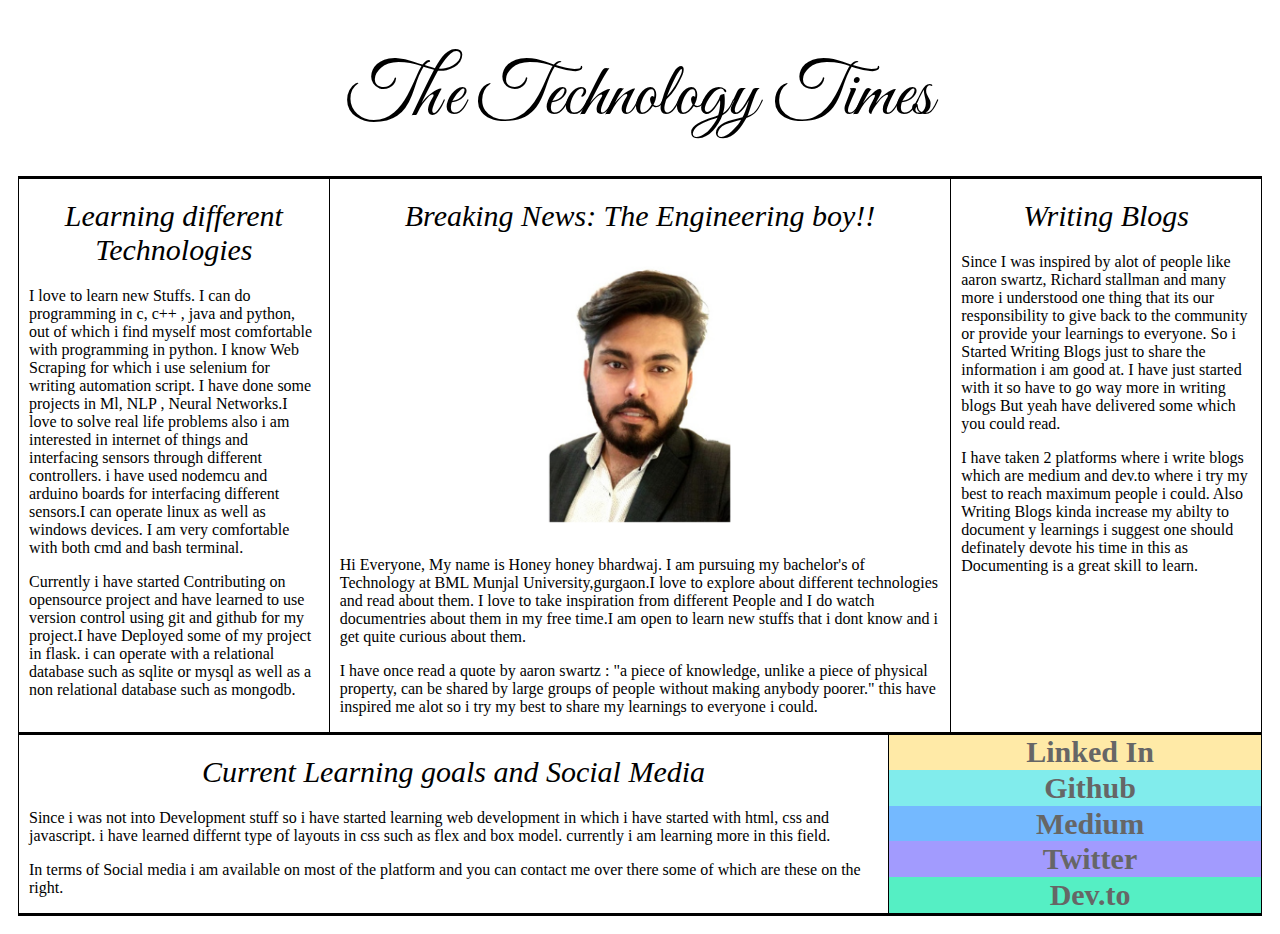
<file: the-news-page/index.html>
<!DOCTYPE html>
<html lang="en">
<head>
    <meta charset="UTF-8">
    <meta http-equiv="X-UA-Compatible" content="IE=edge">
    <meta name="viewport" content="width=device-width, initial-scale=1.0">
    <title>The Technology Times</title>
    <link rel="preconnect" href="https://fonts.gstatic.com">
    <link href="https://fonts.googleapis.com/css2?family=Great+Vibes&display=swap" rel="stylesheet">
    <link rel="stylesheet" href="./css/index.css">
</head>
<body>
<header >
    <h1 class="main-heading">The Technology Times</h1>
</header>
<section class="row">
    <article class="left">
        <h1 class="story-title">Learning different Technologies</h1>
        <p class="story-text">I love to learn new Stuffs. I can do programming in c, c++ , java and python, out of which i find myself most comfortable with programming in python. I know Web Scraping for which i use selenium for writing automation script. I have done some projects in Ml, NLP , Neural Networks.I love to solve real life problems also i am interested in internet of things and interfacing sensors through different controllers. i have used nodemcu and arduino boards for interfacing different sensors.I can operate linux as well as windows devices. I am very comfortable with both cmd and bash terminal. </p>
        <p class="story-text">Currently i have started Contributing on opensource project and have learned to use version control using git and github for my project.I have Deployed some of my project in flask. i can operate with a relational database such as sqlite or mysql as well as a non relational database such as mongodb.</p>
    </article>
    <article class="center">
        <h1 class="story-title">Breaking News: The Engineering boy!!</h1>
        <img src="web_pic.png" alt="image" class="story-img">
        <p class="story-text">Hi Everyone, My name is Honey honey bhardwaj. I am pursuing my bachelor's of Technology at BML Munjal University,gurgaon.I love to explore about different technologies and read about them. I love to take inspiration from different People and I do watch documentries about them in my free time.I am open to learn new stuffs that i dont know and i get quite curious about them.</p>
        <p class="story-text">I have once read a quote by aaron swartz : "a piece of knowledge, unlike a piece of physical property, can be shared by large groups of people without making anybody poorer." this have inspired me alot so i try my best to share my learnings to everyone i could. </p>
    </article>
    <article class="right">
        <h1 class="story-title">Writing Blogs</h1>
        <p class="story-text">Since I was inspired by alot of people like aaron swartz, Richard stallman and many more i understood one thing that its our responsibility to give back to the community or provide your learnings to everyone. So i Started Writing Blogs just to share the information i am good at. I have just started with it so have to go way more in writing blogs But yeah have delivered some which you could read.</p>
        <p class="story-text">I have taken 2 platforms where i write blogs which are medium and dev.to where i try my best to reach maximum people i could. Also Writing Blogs kinda increase my abilty to document y learnings i suggest one should definately devote his time in this as Documenting is a great skill to learn.</p>
    </article>
</section>
<section class="row">
    <article class="left2">
        <h1 class="story-title">Current Learning goals and Social Media</h1>
        <p class="story-text">Since i was not into Development stuff so i have started learning web development in which i have started with html, css and javascript. i have learned differnt type of layouts in css such as flex and box model. currently i am learning more in this field.</p>
        <p class="story-text">In terms of Social media i am available on most of the platform and you can contact me over there some of which are these on the right. </p>
    </article>
    <ul class="nav-list">
        <li class="item i1"><a href="https://www.linkedin.com/in/honeybhardwaj/">Linked In</a></li>
        <li class="item i2"><a href="https://github.com/honeybhardwaj/">Github</a></li>
        <li class="item i4"><a href="https://honneybhardwaj.medium.com/">Medium</a></li>
        <li class="item i5"><a href="https://twitter.com/honney_bhardwaj">Twitter</a></li>
        <li class="item i3"><a href="https://dev.to/honeybhardwaj">Dev.to</a></li>
        
    </ul>
</section>
</body>
</html>
</file>
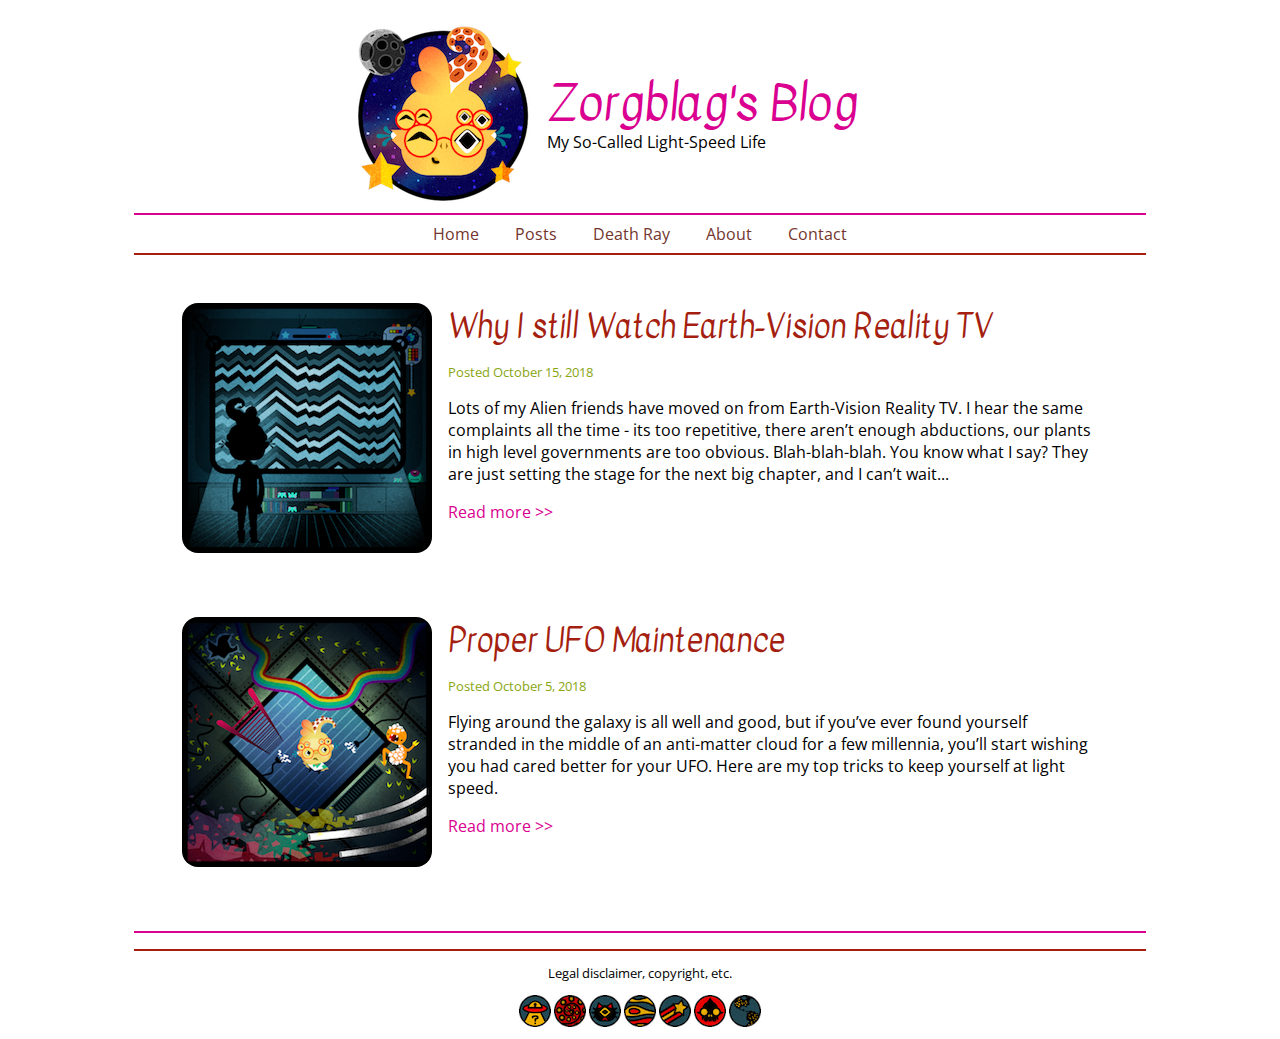
<file: blog-begin/blog.html>
<!DOCTYPE html>
<html lang="en">
<head>
	<meta charset="UTF-8">
	<title>Alien Blog</title>
	 <link href="https://fonts.googleapis.com/css?family=Kavivanar|Open+Sans" rel="stylesheet"> 
	 <link href="css/styles.css" rel="stylesheet">
</head>
<body>
	<div class="wrapper">
		<header>
			<div class="leftheader">
				<a href="/"><img src="img/logo.png" alt="Zorgblag's Blog. Click for home. "></a>
			</div>
			<div class="rightheader">
				<h1>Zorgblag's Blog</h1>
				<p>My So-Called Light-Speed Life</p>
			</div>
		</header>
		<nav>
			<ul>
				<li><a href="#">Home</a></li>
				<li><a href="#">Posts</a></li>
				<li><a href="#">Death Ray</a></li>
				<li><a href="#">About</a></li>
				<li><a href="#">Contact</a></li>
			</ul>
		</nav>
		<section>
			<article>
				<img src="img/blog1.png" alt="Earth-Vision Reality TV. ">
				<h2>Why I still Watch Earth-Vision Reality TV</h2>
				<p class="posted">Posted October 15, 2018</p>
				<p>Lots of my Alien friends have moved on from Earth-Vision Reality TV. I hear the same complaints all the time - its too repetitive, there aren’t enough abductions, our plants in high level governments are too obvious. Blah-blah-blah. You know what I say? They are just setting the stage for the next big chapter, and I can’t wait...</p>
				<p><a href="blog1.html">Read more >> </a></p>
			</article>
			<article>
				<img src="img/blog2.png" alt="Proper UFO Maintenance. ">
				<h2>Proper UFO Maintenance</h2>
				<p class="posted">Posted October 5, 2018</p>
				<p>Flying around the galaxy is all well and good, but if you’ve ever found yourself stranded in the middle of an anti-matter cloud for a few millennia, you’ll start wishing you had cared better for your UFO. Here are my top tricks to keep yourself at light speed.</p>
				<p><a href="blog2.html">Read more >> </a></p>
			</article>
		</section>
		<footer>
			<p>Legal disclaimer, copyright, etc.</p>
			<ul>
				<li><a href="#"><img src="img/icon1.png" alt="Social Media 1."></a></li>
				<li><a href="#"><img src="img/icon2.png" alt="Social Media 2."></a></li>
				<li><a href="#"><img src="img/icon3.png" alt="Social Media 3."></a></li>
				<li><a href="#"><img src="img/icon4.png" alt="Social Media 4."></a></li>
				<li><a href="#"><img src="img/icon5.png" alt="Social Media 5."></a></li>
				<li><a href="#"><img src="img/icon6.png" alt="Social Media 6."></a></li>
				<li><a href="#"><img src="img/icon7.png" alt="Social Media 7."></a></li>
			</ul>
		</footer>
	</div>
</body>
</html>
</file>
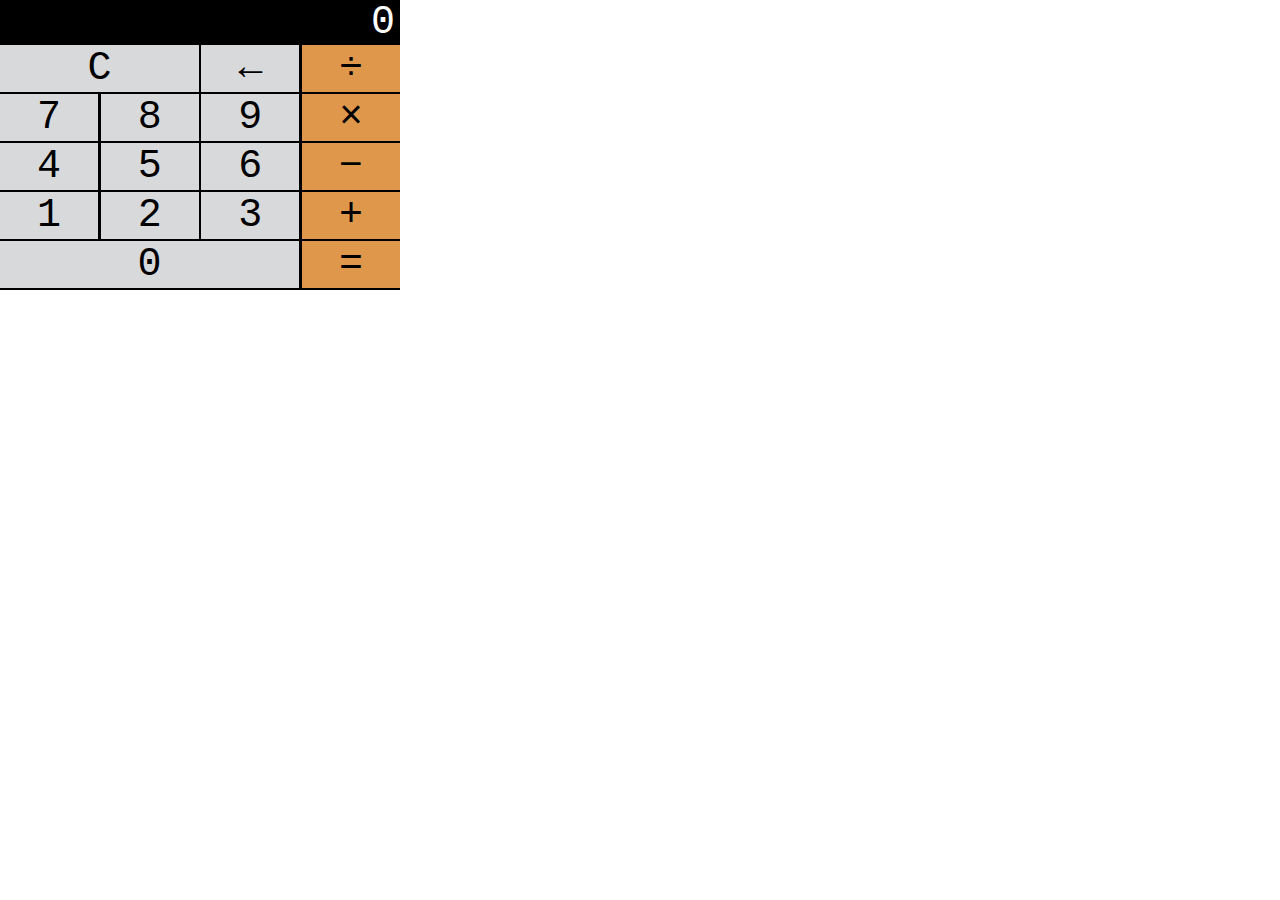
<file: calculator-code/calc.html>
<!DOCTYPE html>
<html lang="en">
<head>
    <meta charset="UTF-8">
    <meta http-equiv="X-UA-Compatible" content="IE=edge">
    <title>Calculator</title>
    <link rel="stylesheet" href="css/calc.css">
</head>
<body>
    <div class="wrapper">
        <section class="screen">
            0
        </section>
        
        <section class ="calc-buttons">
            <div class="calc-button-row">
                <button class="calc-button double">C</button>
                <button class="calc-button">&larr;</button>
                <button class="calc-button">&divide;</button>
            </div>
            <div class="calc-button-row">
                <button class="calc-button">7</button>
                <button class="calc-button">8</button>
                <button class="calc-button">9</button>
                <button class="calc-button">&times;</button>
            </div>
            <div class="calc-button-row">
                <button class="calc-button">4</button>
                <button class="calc-button">5</button>
                <button class="calc-button">6</button>
                <button class="calc-button">&minus;</button>
            </div>
            <div class="calc-button-row">
                <button class="calc-button">1</button>
                <button class="calc-button">2</button>
                <button class="calc-button">3</button>
                <button class="calc-button">&plus;</button>
            </div>
            <div class="calc-button-row">
                <button class="calc-button triple">0</button>
                <button class="calc-button">&equals;</button>
            </div>
        </section>
    <script src="./js/calc.js"></script>
    </div>
    
</body>
</html>
</file>
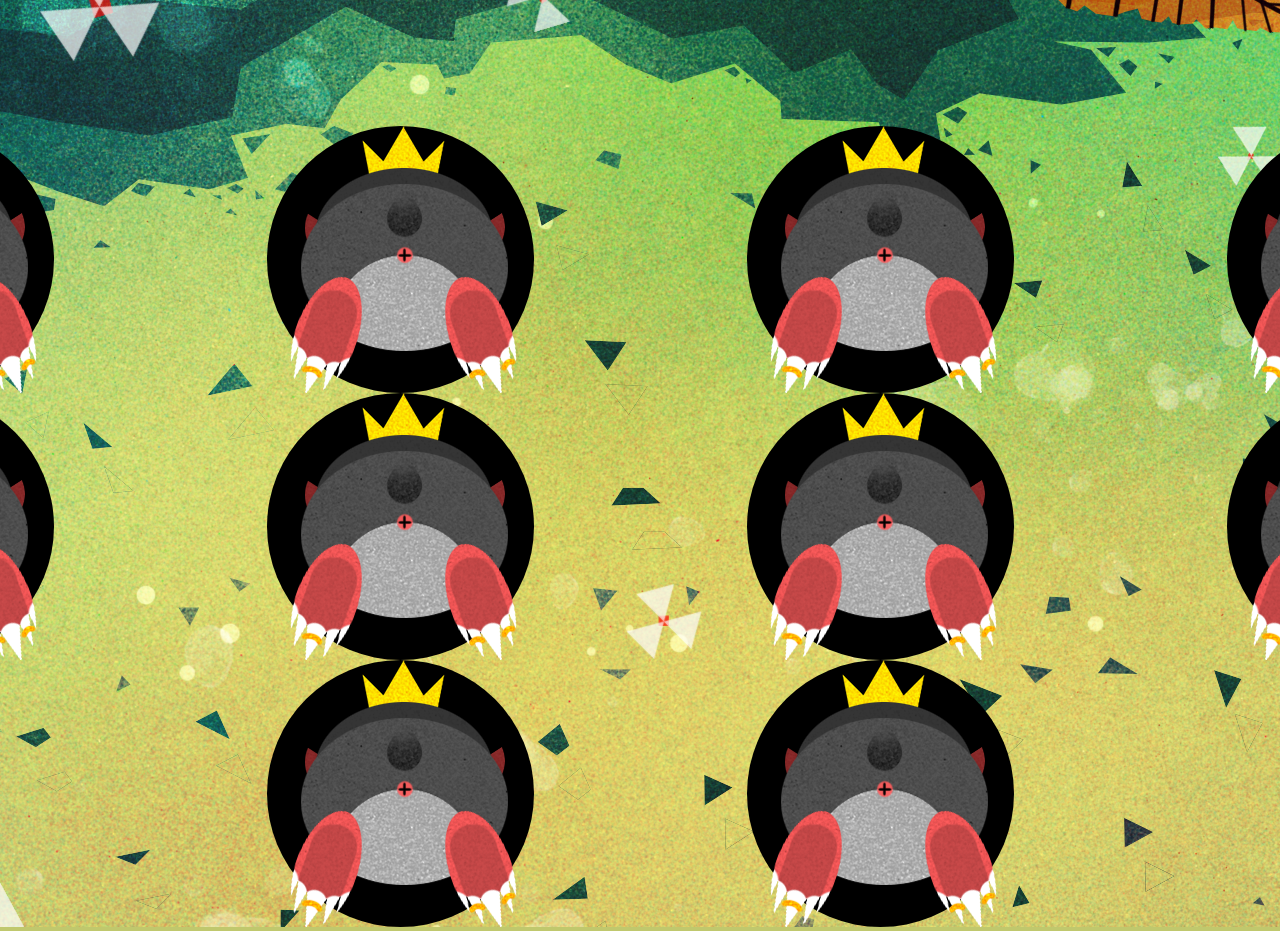
<file: mole-game/mole.html>
<!DOCTYPE html>
<html lang="en">

<head>
  <meta charset="UTF-8">
  <meta name="viewport" content="width=device-width, initial-scale=1.0">
  <meta http-equiv="X-UA-Compatible" content="ie=edge">
  <title>Star Moles!</title>
  <link rel="stylesheet" href="mole.css">
</head>

<body>
  <section class="bg">
    <div class="worm-box">
      <div style="width: 5%" class="worm-container">
        <img class="worm" src="./worm.png" alt="worm meter">
      </div>
    </div>
    <div class="hole-container">
      <div class="hole" id="hole-0"><img data-index="0" src="./king-mole-hungry.png" alt="mole" class="mole"></div>
    </div>
    <div class="hole-container">
      <div class="hole" id="hole-1"><img data-index="1" src="./king-mole-fed.png" alt="mole" class="mole"></div>
    </div>
    <div class="hole-container">
      <div class="hole" id="hole-2"><img data-index="2" src="./king-mole-hungry.png" alt="mole" class="mole"></div>
    </div>
    <div class="hole-container">
      <div class="hole" id="hole-3"><img data-index="3" src="./king-mole-sad.png" alt="mole" class="mole"></div>
    </div>
    <div class="hole-container">
      <div class="hole" id="hole-4"><img data-index="4" src="./king-mole-leaving.png" alt="mole" class="mole"></div>
    </div>
    <div class="hole-container">
      <div class="hole" id="hole-5"><img data-index="5" src="./mole-hungry.png" alt="mole" class="mole"></div>
    </div>
    <div class="hole-container">
      <div class="hole" id="hole-6"><img data-index="6" src="./mole-fed.png" alt="mole" class="mole"></div>
    </div>
    <div class="hole-container">
      <div class="hole" id="hole-7"><img data-index="7" src="./mole-sad.png" alt="mole" class="mole"></div>
    </div>
    <div class="hole-container">
      <div class="hole" id="hole-8"><img data-index="8" src="./mole-leaving.png" alt="mole" class="mole"></div>
    </div>
    <div class="hole-container">
      <div class="hole" id="hole-9"><img data-index="9" src="./king-mole-hungry.png" alt="happy mole" class="mole"></div>
    </div>
  </section>
  <img class="win" src="win.png" alt="mole">
  <script src="mole.js"></script>
</body>

</html>
</file>
<file: the-news-page/css/index.css>
html {
    box-sizing: border-box;
}
*, *:before, *:after {
    box-sizing: inherit;
}
body{
    padding: 10px;
}
header{
    border-bottom: 3px solid black;
}
.main-heading{
    padding: 0;
    margin: 2rem 0;
    text-align: center;
    font-size: 75px;
    font-weight: normal;
    font-family: 'Great Vibes', cursive;
}

article{
    padding:0 10px;
    border-right: 1px solid black;
}

img{
    width:100%;
}
.left, .right{
    width:25%
}
.center{
    width:50%;
}
.story-title{
    font-size: 30px;
    font-weight: normal;
    font-style: italic;
    text-align: center;
}
.row{
    display:flex;
    align-items: stretch;
    width:100%;
    border-bottom: 3px solid black;
    border-left: 1px solid black;
}
.nav-list{
    width:30%;
    margin: 0;
    border-right: 1px solid black;
    display: flex;
    flex-direction: column;
    align-items: stretch;
    justify-content: center;
    padding-left: 0;

}

.item{
    display: flex;
    flex: 1;
    align-items: center;
    list-style-type: none;
    justify-content: center;
}

.i1{
    background-color: #FFEAA7;
}

.i2{
    background-color: #81ECEC;
}

.i3{
    background-color: #55EFC4;
}

.i4{
    background-color: #74B9FF;
}

.i5{
    background-color: #A29BFE;
}

a{
    Text-decoration: none;
    font-size: 30px;
    padding-left: 30px;
    font-weight: bold;
    font-family: "Futura";
    color: #666;
}
.left2{
    width:70%;
}
a:hover{
    text-decoration: underline;
}
</file>
<file: blog-begin/css/styles.css>
html {
    box-sizing: border-box;
}
*, *:before, *:after {
    box-sizing: inherit;
}
header{
    display: flex;
    flex-flow: row nowrap;
    justify-content: space-between;
    
}
.wrapper{
    width: 80%;
    margin:0 auto;
}
.rightheader{
    flex-basis: 60%;
    padding-left: 00.5rem;
    margin-top: 3.75rem;
}
.leftheader{
    flex-basis: 40%;
    padding-right: 00.5rem;
    text-align: right;
}
.rightheader h1 {
    margin: 0;
    color: #DA0090;
    font-size: 3em;
}
.rightheader p {
    margin-top: -0.5rem;
}

nav{
    border-top: 2px solid #DA0090;
    border-bottom: 2px solid #A51F10;
    
}
nav ul{
    margin: 0;
    padding:0;
    text-align: center;
    list-style-type: none;
}
nav li{
    display: inline-block;
}
nav a {
    text-decoration: none;
    color: #73352E;
    display: block;
    padding: 0.5rem 1rem;
}
nav a:hover {
    text-decoration: none;
    background-color: black;
    color: #84DE37;
}
article{
    margin:3rem;
}
article img{
    float: left;
    margin: 0 1rem 1rem 0;
    border-radius: 1rem;
}
article::after {
    content: "";
    display: table;
    clear: both;
  }
body {
    font-family: 'Open Sans', sans-serif;
}
h1, h2, h3, h4, h5, h6 {
    font-family: 'Kavivanar', cursive;
    font-weight: normal;
}
h2 {
    font-size: 2rem;
    color: #A51F10;
    margin: 0;
}
a {
    color: #DA0090;
    text-decoration: none;
}
a:hover {
    text-decoration: underline;
}
.posted {
    font-size: 0.8rem;
    color: #89A611;
}
section{
    border-bottom: 2px solid #DA0090;
    margin-bottom: 1rem;
}
footer {
    border-top:2px solid #A51F10;
    text-align: center;
    font-size: 0.8rem;
}
footer ul{
    padding:0;
    margin: 0;
    list-style-type: none;
}
footer li{
    display: inline-block;
}
</file>
<file: calculator-code/css/calc.css>
body{
    padding:0;
    margin: 0;
}

.wrapper{
    width: 400px;
    background-color: black;
    color: white;
}

.screen{
    background-color: black;
    color: white;
    font-size: 40px;
    font-family: 'Courier New', Courier, monospace;
    text-align: right;
    padding:0px 5px;

}

.calc-button-row{
    display: flex;
    flex-flow: row nowrap;
    justify-content: space-between;
    padding-bottom: 0.5%;
}
.calc-button{
    font-family: 'Courier New', Courier, monospace;
    font-size: 40px;
    border: none;
    flex-basis: 24.5%;
    background-color: #d8d9db;
    color:black;

}
.calc-button:hover{
    background-color: #ebebeb;
}
.calc-button:active{
    background-color: #bbbcbe;
}
.double{
    flex-basis: 49.7%;
}
.triple{
    flex-basis: 74.8%;
}

.calc-button:last-child{
    background-color: #df974c;
}
.calc-button:last-child:hover{
    background-color: #dfb07e;
}
.calc-button:last-child:active{
    background-color: #dd8d37;
}
</file>
<file: mole-game/mole.css>
* {
  box-sizing: border-box;
}

body {
  cursor: url(./cursor.png), default;
  background-color: #c0c86d;
  display: flex;
  justify-content: center;
  align-items: center;
  flex-direction: column;
  padding: 0;
  margin: 0;
  height: 100vh;
  width: 100vw;
}

.bg {
  background-image: url(./background.png);
  background-repeat: no-repeat;
  width: 1920px;
  height: 1080px;
  display: flex;
  flex-wrap: wrap;
  justify-content: center;
  align-items: center;
}

.hole {
  background: black;
  border-radius: 50%;
  overflow: visible;
  width: 267px;
  height: 267px;
}

.hole-container {
  width: 25%;
  display: flex;
  justify-content: center;
  align-items: center;
}

.mole {
  position: relative;
  right: 30px;
}

.hungry {
  cursor: url(./cursor-worm.png), pointer;
}

.gone {
  display: none;
}

.worm {
  width: 1660px;
}

.worm-container {
  overflow: hidden;
  transition: width 0.5s ease-in-out;
}

.worm-box {
  width: 1660px;
}

.win {
  max-width: 100vw;
  max-height: 100vh;
  display: none;
}

.hide {
  display: none;
}

.show {
  display: block;
}
</file>
